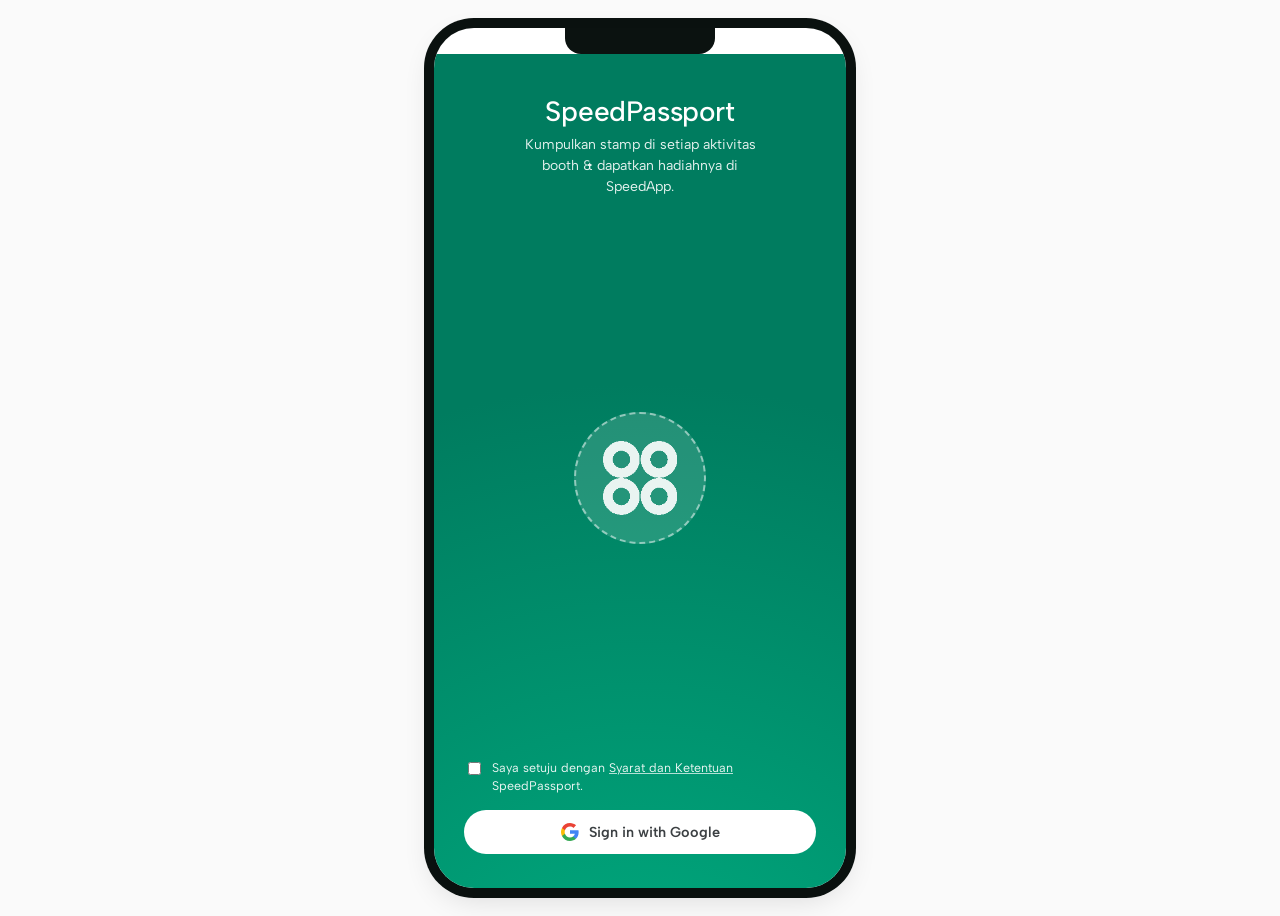
<file: index.html>
<!doctype html>
<html lang="id">
<head>
<meta charset="utf-8">
<meta name="viewport" content="width=device-width, initial-scale=1, viewport-fit=cover">
<title>SpeedPassport — SpeedApp</title>
<link rel="preconnect" href="https://fonts.googleapis.com">
<link rel="preconnect" href="https://fonts.gstatic.com" crossorigin>
<link href="https://fonts.googleapis.com/css2?family=Albert+Sans:wght@400;500;600;700&family=Lexend:wght@300;400;500;600&display=swap" rel="stylesheet">
<link rel="stylesheet" href="css/style.css">
</head>
<body>
<div class="phone" id="phone">
  <div class="phone__notch"></div>

  <!-- ================= LOGIN ================= -->
  <section class="screen is-active" id="screen-login">
    <div class="login">
      <div>
        <h1 class="login__title">SpeedPassport</h1>
        <p class="login__subtitle">Kumpulkan stamp di setiap aktivitas booth &amp; dapatkan hadiahnya di SpeedApp.</p>
      </div>

      <div class="login__badge"><img src="assets/speedwork-mark.png" alt=""></div>

      <div class="login__foot">
        <label class="login__terms">
          <input type="checkbox" id="tnc-check">
          <span>Saya setuju dengan <u id="tnc-link">Syarat dan Ketentuan</u> SpeedPassport.</span>
        </label>
        <button class="btn--google" id="btn-google" disabled>
          <svg width="18" height="18" viewBox="0 0 18 18"><path fill="#4285F4" d="M17.64 9.2c0-.64-.06-1.25-.16-1.84H9v3.48h4.84a4.14 4.14 0 0 1-1.8 2.72v2.26h2.9c1.7-1.56 2.7-3.87 2.7-6.62z"/><path fill="#34A853" d="M9 18c2.43 0 4.47-.8 5.96-2.18l-2.9-2.26c-.8.54-1.84.86-3.06.86-2.35 0-4.34-1.59-5.05-3.72H.98v2.33A9 9 0 0 0 9 18z"/><path fill="#FBBC05" d="M3.95 10.7A5.4 5.4 0 0 1 3.67 9c0-.59.1-1.17.28-1.7V4.97H.98A9 9 0 0 0 0 9c0 1.45.35 2.83.98 4.03l2.97-2.33z"/><path fill="#EA4335" d="M9 3.58c1.32 0 2.51.45 3.44 1.35l2.58-2.58C13.46.89 11.43 0 9 0A9 9 0 0 0 .98 4.97L3.95 7.3C4.66 5.17 6.65 3.58 9 3.58z"/></svg>
          Sign in with Google
        </button>
      </div>
    </div>
  </section>

  <!-- ================= HOME ================= -->
  <section class="screen" id="screen-home">
    <div class="topbar">
      <div class="topbar__brand"><img src="assets/speedwork-logo.png" alt="SpeedApp"></div>
      <button class="topbar__icon-btn" id="btn-cart" title="Keranjang"><span data-icon="cart"></span></button>
      <button class="topbar__icon-btn" id="btn-notif-bell" title="Notifikasi"><span data-icon="bell"></span></button>
    </div>
    <div class="screen__scroll">
      <div class="profile-card" id="profile-card">
        <div class="profile-card__avatar" id="home-avatar">D</div>
        <div>
          <div class="profile-card__name" id="home-name">-</div>
          <div class="profile-card__id" id="home-gtid">-</div>
        </div>
        <div class="profile-card__chevron"><span data-icon="chevron"></span></div>
      </div>

      <div class="banner" id="banner-install">
        <div class="banner__icon"><span data-icon="download"></span></div>
        <div>
          <div class="banner__title">Install Aplikasi</div>
          <div class="banner__desc">Tambahkan SpeedApp ke HP Anda.</div>
        </div>
        <div class="banner__action">
          <button class="btn btn--pill-sm" id="btn-install">Install</button>
          <button class="btn btn--ghost" id="btn-install-skip" style="padding:6px 6px;font-size:11.5px">Skip</button>
        </div>
      </div>

      <div class="banner" id="banner-notif">
        <div class="banner__icon"><span data-icon="bell"></span></div>
        <div>
          <div class="banner__title">Notifikasi</div>
          <div class="banner__desc">Terima update SpeedPassport di HP ini.</div>
        </div>
        <div class="banner__action">
          <button class="btn btn--pill-sm" id="btn-notif">Aktifkan</button>
        </div>
      </div>

      <!-- Section/Progress stamp — homepage entry point into SpeedPassport -->
      <div class="progress-strip" id="open-passport">
        <div class="progress-strip__body">
          <div class="progress-strip__rays"></div>
          <div class="progress-strip__row">
            <span class="progress-strip__label">Progress stamp</span>
            <span class="progress-strip__count" id="home-progress-num">1 dari 9</span>
          </div>
          <div class="progress-strip__bar">
            <div class="progress-strip__fill" id="home-progress-fill" style="width:0%"></div>
          </div>
        </div>
        <div class="progress-strip__cta">
          <span>Misi saya</span>
          <span data-icon="chevron" style="transform:rotate(90deg)"></span>
        </div>
      </div>

      <div class="section-title">Riwayat Event</div>
      <div id="event-history-list" class="stamplist" style="margin-top:0"></div>
    </div>
    <div class="bottomnav" data-nav></div>
  </section>

  <!-- ================= PASSPORT ================= -->
  <section class="screen" id="screen-passport">
    <div class="topbar">
      <button class="topbar__back" data-go="screen-home"><span data-icon="back"></span></button>
      <div style="flex:1"></div>
      <button class="event-pill" id="btn-switch-event"><span id="passport-topbar-title">IMOS 2026</span><span data-icon="chevron" style="transform:rotate(90deg)"></span></button>
    </div>
    <div class="screen__scroll">
      <div class="event-status" id="event-status-banner" style="display:none">
        <span data-icon="check"></span> <span id="event-status-text">Event ini sudah selesai</span>
      </div>

      <div class="passport-hero">
        <div class="passport-hero__top">
          <div class="passport-hero__title">SPEED<b>PASSPORT</b></div>
          <div class="passport-hero__desc">Kumpulkan semua stamp dan dapatkan hadiah menarik</div>
        </div>
        <div class="passport-hero__progress-row">
          <span>Progress stamp</span>
          <span id="passport-progress-num">1 dari 9</span>
        </div>
        <div class="progress-strip__bar">
          <div class="progress-strip__fill" id="passport-progress-fill" style="width:0%"></div>
        </div>
        <button class="passport-hero__missions" id="btn-toggle-missions">Misi saya<span data-icon="chevron" id="missions-chevron" style="transform:rotate(90deg)"></span></button>
      </div>

      <div class="passport-wrap" id="passport-wrap">
        <div class="passport-book" id="passport-book">
          <div class="passport-book__page passport-book__page--cover is-current" id="book-page-cover">
            <img class="passport-cover__mark" src="assets/speedwork-mark.png" alt="">
            <div class="passport-cover__clasp"></div>
            <div class="passport-cover__foot">
              <div class="passport-cover__wordmark">SPEED<b>PASSPORT</b></div>
              <div class="passport-cover__name" id="passport-cover-name">-</div>
            </div>
          </div>
          <div class="passport-book__page passport-book__page--stamps" id="book-page-stamps">
            <div class="passport-board" id="passport-board">
              <div class="passport-board__head">
                <div class="passport-board__event" id="passport-book-event">IMOS 2026</div>
                <div class="passport-board__sub" id="passport-book-sub">Tap stamp untuk info lebih lanjut</div>
              </div>
              <div class="stamp-grid" id="stamp-grid"></div>
            </div>
          </div>
        </div>
        <div class="passport-ribbon" id="passport-ribbon" style="display:none">Event Selesai</div>
      </div>

      <div class="passport-book-nav" id="passport-book-nav">
        <button class="passport-book-nav__btn" id="btn-book-prev" disabled><span data-icon="chevron" style="transform:rotate(180deg)"></span> Sebelumnya</button>
        <button class="passport-book-nav__btn" id="btn-book-next">Selanjutnya <span data-icon="chevron"></span></button>
      </div>

      <div class="scan-cta" id="open-scanner">
        <div class="scan-cta__icon"><span data-icon="scan"></span></div>
        <div>
          <div class="scan-cta__title">Scan QR di Booth</div>
          <div class="scan-cta__desc" id="scan-cta-desc">Tunjukkan ke PIC, lalu scan QR yang mereka tampilkan</div>
        </div>
      </div>

      <div class="mission-list" id="mission-list" style="display:none"></div>
    </div>
    <div class="bottomnav" data-nav></div>
  </section>

  <!-- ================= AREA ================= -->
  <section class="screen" id="screen-area">
    <div class="topbar">
      <button class="topbar__back" data-go="screen-home"><span data-icon="back"></span></button>
      <div class="topbar__title">Area &amp; Lokasi</div>
    </div>
    <div class="screen__scroll">
      <div class="map-placeholder">Peta lokasi booth &amp; bengkel mitra Speedwork<br>(ilustrasi — data contoh)</div>
      <div id="branch-list"></div>
    </div>
    <div class="bottomnav" data-nav></div>
  </section>

  <!-- ================= GALLERY ================= -->
  <section class="screen" id="screen-gallery">
    <div class="topbar">
      <button class="topbar__back" data-go="screen-home"><span data-icon="back"></span></button>
      <div class="topbar__title">Gallery</div>
    </div>
    <div class="screen__scroll">
      <div class="gallery-grid" id="gallery-grid"></div>
    </div>
    <div class="bottomnav" data-nav></div>
  </section>

  <!-- ================= PROFILE / SW.ID ================= -->
  <section class="screen" id="screen-profile">
    <div class="topbar">
      <button class="topbar__back" data-go="screen-home"><span data-icon="back"></span></button>
      <div class="topbar__title">SW.ID</div>
    </div>
    <div class="screen__scroll">
      <div class="id-card">
        <div class="id-card__avatar" id="profile-avatar">D</div>
        <div class="id-card__name" id="profile-name">-</div>
        <div class="id-card__id" id="profile-gtid">-</div>
        <canvas id="profile-qr" width="180" height="180"></canvas>
      </div>
      <div class="stat-row">
        <div class="stat-box"><div class="stat-box__num" id="profile-stamps">0/9</div><div class="stat-box__label">Stamp Terkumpul</div></div>
        <div class="stat-box"><div class="stat-box__num" id="profile-since">-</div><div class="stat-box__label">Member Sejak</div></div>
      </div>
      <button class="btn btn--outline btn--block" id="btn-logout" style="margin-top:18px">Keluar Akun</button>
    </div>
    <div class="bottomnav" data-nav></div>
  </section>

  <!-- ============ OVERLAY: mission detail ============ -->
  <div class="overlay" id="overlay-stamp">
    <div class="sheet">
      <button class="sheet__close" data-close-overlay><span data-icon="close"></span></button>
      <div class="mission-detail__badge" id="stampdetail-icon"></div>
      <div class="sheet__title" id="stampdetail-title">Stamp</div>
      <div class="sheet__desc" id="stampdetail-desc">-</div>
      <div class="reward-tag" id="stampdetail-reward"></div>

      <div id="stampdetail-todo">
        <button class="btn btn--primary" id="btn-show-qr"><span data-icon="scan"></span> Scan QR di Booth</button>
      </div>

      <div id="stampdetail-done" style="display:none;text-align:center;padding:6px 0">
        <div style="color:var(--btn-green-label);font-weight:700;font-size:14px"><span data-icon="check"></span> Stamp sudah diklaim</div>
      </div>

      <div id="stampdetail-closed" style="display:none;text-align:center;padding:6px 0">
        <div style="color:var(--color-text-subtitle);font-weight:600;font-size:13px">Event ini sudah selesai — stempel tidak bisa diklaim lagi.</div>
      </div>
    </div>
  </div>

  <!-- ============ OVERLAY: in-app QR scanner (customer scans the booth's QR) ============ -->
  <div class="overlay" id="overlay-scanner">
    <div class="sheet">
      <button class="sheet__close" data-close-overlay><span data-icon="close"></span></button>
      <div class="sheet__title">Scan QR Booth</div>
      <div class="sheet__desc">Arahkan kamera ke QR yang ditunjukkan PIC di booth. Pastikan kamu berada di lokasi booth.</div>

      <div class="geo-status is-checking" id="geo-status">
        <span class="dot-pulse"></span><span id="geo-status-text">Memeriksa lokasi kamu…</span>
      </div>

      <div class="scanner-view" id="scanner-view">
        <video id="scanner-video" autoplay playsinline muted></video>
        <div class="scanner-view__frame"></div>
        <div class="scanner-view__scanline"></div>
        <div class="scanner-view__idle" id="scanner-idle">
          <span data-icon="camera"></span>
          <div>Kamera belum aktif</div>
        </div>
      </div>
      <button class="btn btn--primary" id="btn-start-scanner"><span data-icon="scan"></span> Mulai Scan</button>
    </div>
  </div>

  <!-- ============ OVERLAY: stamp claimed success (ModalSpeedPassport) ============ -->
  <div class="overlay" id="overlay-success">
    <div class="sheet award-sheet">
      <div class="award-sheet__wash">
        <div class="award-sheet__rings">
          <div class="ring" style="width:377px;height:377px;left:-9px;top:30px;opacity:.05"></div>
          <div class="ring" style="width:289px;height:289px;left:35px;top:74px;opacity:.08"></div>
          <div class="ring" style="width:201px;height:201px;left:79px;top:118px;opacity:.12"></div>
        </div>
        <div class="award-sheet__content">
          <div class="award-sheet__seal" id="success-seal"></div>
          <div class="award-sheet__title">Stamp Berhasil Didapat!</div>
          <div class="award-sheet__body">Satu stamp baru sudah masuk ke koleksi kamu. Yuk lanjut kumpulkan stamp berikutnya</div>
          <div class="next-stamp-card" id="next-stamp-card">
            <div class="next-stamp-card__badge" id="next-stamp-badge"></div>
            <div class="next-stamp-card__text">
              <div class="next-stamp-card__label">Stamp berikutnya</div>
              <div class="next-stamp-card__value" id="next-stamp-name">-</div>
            </div>
            <div class="next-stamp-card__arrow"><span data-icon="chevron"></span></div>
          </div>
          <button class="btn btn--primary" data-close-overlay>Lanjutkan</button>
        </div>
      </div>
    </div>
  </div>

  <!-- ============ OVERLAY: event switcher ============ -->
  <div class="overlay" id="overlay-events">
    <div class="sheet">
      <button class="sheet__close" data-close-overlay><span data-icon="close"></span></button>
      <div class="sheet__title">Pilih Event</div>
      <div class="sheet__desc">SpeedPassport dipakai untuk semua event offline. Pilih event untuk lihat progres stempelnya.</div>
      <div id="event-switch-list" class="stamplist" style="margin-top:0"></div>
    </div>
  </div>

  <!-- ============ OVERLAY: T&C ============ -->
  <div class="overlay" id="overlay-tnc">
    <div class="sheet">
      <button class="sheet__close" data-close-overlay><span data-icon="close"></span></button>
      <div class="sheet__title">Syarat &amp; Ketentuan</div>
      <div class="sheet__desc">
        Ini adalah demo aplikasi gamifikasi SpeedPassport untuk SpeedApp.
        Dengan melanjutkan, kamu setuju data nama, lokasi, &amp; progres stamp disimpan secara lokal
        di perangkat/browser ini untuk keperluan simulasi program passport.
      </div>
      <button class="btn btn--primary" data-close-overlay>Mengerti</button>
    </div>
  </div>

  <div class="toast" id="toast"></div>
</div>

<script src="js/app.js"></script>
<script src="js/customer.js"></script>
</body>
</html>
</file>
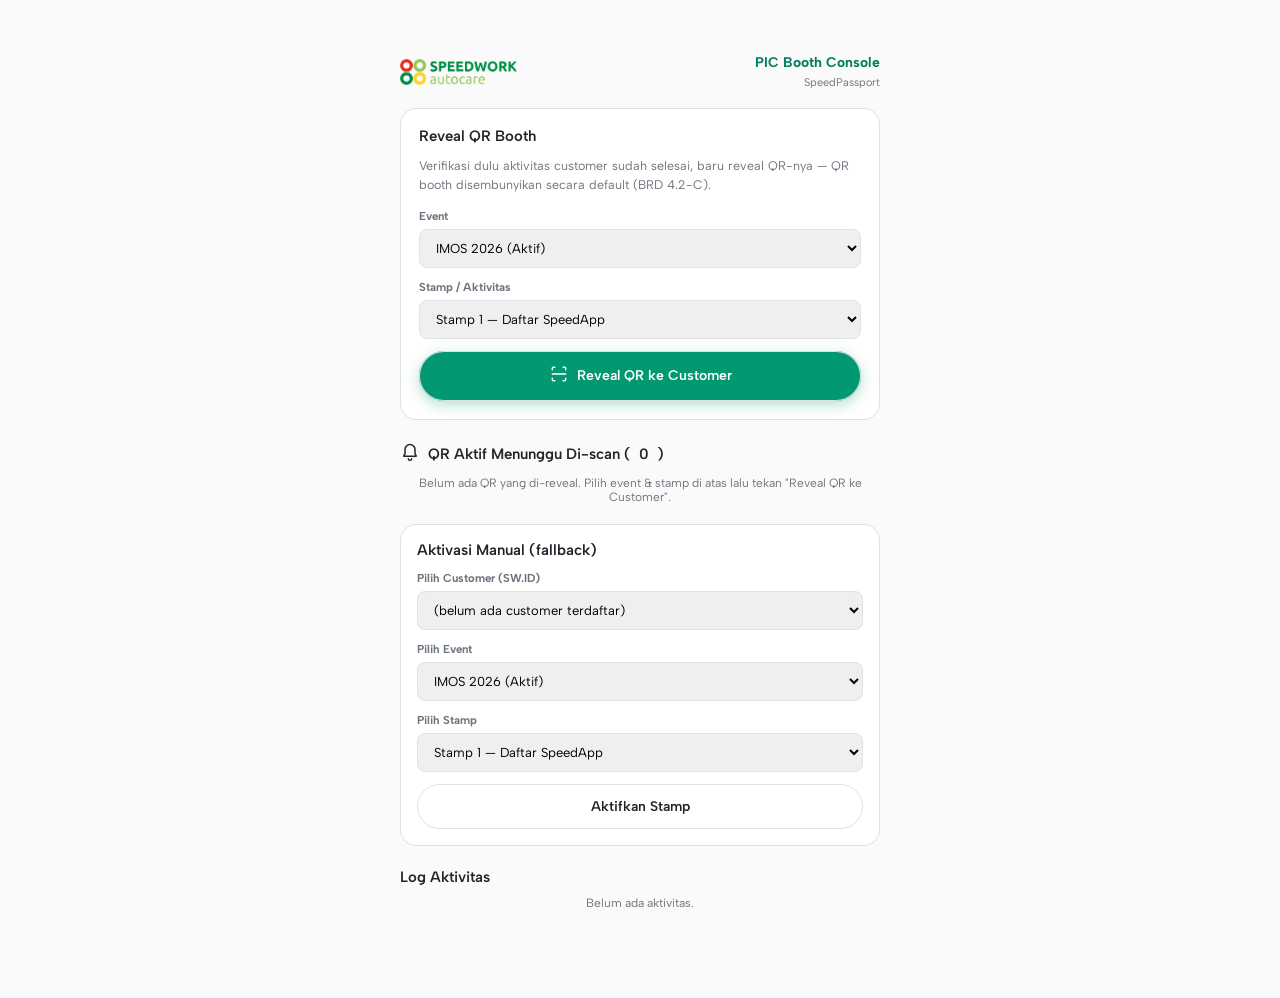
<file: staff.html>
<!doctype html>
<html lang="id">
<head>
<meta charset="utf-8">
<meta name="viewport" content="width=device-width, initial-scale=1, viewport-fit=cover">
<title>PIC Booth Console — SpeedPassport</title>
<link rel="preconnect" href="https://fonts.googleapis.com">
<link rel="preconnect" href="https://fonts.gstatic.com" crossorigin>
<link href="https://fonts.googleapis.com/css2?family=Albert+Sans:wght@400;500;600;700&family=Lexend:wght@300;400;500;600&display=swap" rel="stylesheet">
<link rel="stylesheet" href="css/style.css">
<style>
  body{ align-items:flex-start; }
  .staff-page{ width:100%; padding:26px 16px 60px; }
</style>
</head>
<body>
<div class="staff-page">
  <div class="staff-wrap">
    <div class="staff-header">
      <img src="assets/speedwork-logo.png" alt="SpeedApp">
      <div class="staff-header__title"><strong>PIC Booth Console</strong><span>SpeedPassport</span></div>
    </div>

    <div class="reveal-box">
      <div class="section-title" style="margin:0 0 12px">Reveal QR Booth</div>
      <div class="sheet__desc" style="margin-bottom:14px">
        Verifikasi dulu aktivitas customer sudah selesai, baru reveal QR-nya —
        QR booth disembunyikan secara default (BRD 4.2-C).
      </div>

      <div id="reveal-form">
        <label for="reveal-event">Event</label>
        <select id="reveal-event"></select>
        <label for="reveal-stamp">Stamp / Aktivitas</label>
        <select id="reveal-stamp"></select>
        <button class="btn btn--primary" id="btn-reveal"><span data-icon="scan"></span> Reveal QR ke Customer</button>
      </div>

      <div class="reveal-qr" id="reveal-qr-box" style="display:none">
        <canvas id="reveal-qr-canvas"></canvas>
        <div class="reveal-qr__timer" id="reveal-timer">01:30</div>
        <div class="reveal-qr__hint">Tunjukkan layar ini ke customer untuk di-scan</div>
        <button class="btn btn--outline" id="btn-hide-reveal" style="margin-top:14px">Sembunyikan QR</button>
      </div>
    </div>

    <div class="pending-list">
      <div class="section-title" style="margin-top:22px"><span data-icon="bell"></span> QR Aktif Menunggu Di-scan (<span id="pending-count">0</span>)</div>
      <div id="pending-items"></div>
      <div class="empty-hint" id="pending-empty">Belum ada QR yang di-reveal. Pilih event &amp; stamp di atas lalu tekan "Reveal QR ke Customer".</div>
    </div>

    <div class="manual-box">
      <div class="section-title" style="margin:0 0 12px">Aktivasi Manual (fallback)</div>
      <label for="manual-gtid">Pilih Customer (SW.ID)</label>
      <select id="manual-gtid"></select>
      <label for="manual-event">Pilih Event</label>
      <select id="manual-event"></select>
      <label for="manual-stamp">Pilih Stamp</label>
      <select id="manual-stamp"></select>
      <button class="btn btn--outline btn--block" id="btn-manual-activate">Aktifkan Stamp</button>
      <div class="handoff-note" id="manual-handoff-note" style="display:none">
        🎁 Reward stamp ini fisik — pastikan barang sudah diserahkan ke customer.
      </div>
    </div>

    <div class="log-list">
      <div class="section-title" style="margin-top:22px">Log Aktivitas</div>
      <div id="log-items"></div>
      <div class="empty-hint" id="log-empty">Belum ada aktivitas.</div>
    </div>
  </div>
</div>

<div class="toast" id="toast" style="position:fixed;bottom:26px;left:50%;transform:translateX(-50%)"></div>

<script src="js/app.js"></script>
<script src="js/staff.js"></script>
</body>
</html>
</file>
<file: css/style.css>
/* SpeedPassport — SpeedApp gamification
   Tokens transcribed from the Figma handoff (design_handoff_speedpassport):
   components/fig-tokens.css + the README's "Design tokens" section.
   Where this file and the old Speedwork-Autocare-logo-derived palette
   disagreed, the Figma file wins — see README.md "Design source". */

:root {
  /* Figma Variables (components/fig-tokens.css) */
  --color-text-title: #21252A;
  --color-text-paragraf: #343A40;
  --color-text-subtitle: #6D757E;
  --color-text-empty-state: #868E96;
  --color-general-white: #FFFFFF;
  --color-general-line: #DEE2E6;
  --color-general-line-2: #F1F3F5;
  --color-green-dark: #028C76;
  --component-container: #F7FAF8;

  /* Brand green (the SpeedPassport identity colour, README "Colours in use") */
  --brand-light: #00AE81;   /* modal radial, light end */
  --brand-dark: #007C5F;    /* modal radial, dark end */
  --btn-green: #019872;     /* primary button fill */
  --btn-green-label: #009B73;
  --fill-green: #008764;
  --fill-green-deep: #006148;
  --tint-green-1: #E7FFF3;
  --tint-green-2: #D0F4E2;
  --tint-green-3: #A2DEBF;

  /* progress-strip heat gradient (start -> half -> full), read off
     SectionProgressStamp.jsx directly */
  --progress-start: #DD7402;
  --progress-mid: #EAB308;
  --progress-full: #008764;

  /* accents */
  --accent-crimson: #C62845;
  --accent-red: #E62533;
  --accent-amber: #F5B94C;
  --accent-yellow: #FFC42E;
  --accent-navy: #285583;
  --accent-blue: #0068C8;

  --white: #FFFFFF;
  --bg: #FAFAFA;
  --card: #FFFFFF;
  --line: var(--color-general-line);

  --sp-2: 2px; --sp-4: 4px; --sp-6: 6px; --sp-8: 8px; --sp-12: 12px;
  --sp-16: 16px; --sp-20: 20px; --sp-24: 24px; --sp-32: 32px; --sp-40: 40px;

  --r-4: 4px; --r-8: 8px; --r-12: 12px; --r-16: 16px; --r-24: 24px; --r-40: 40px;

  --shadow-card: 0 4px 14px rgba(0,0,0,0.10);
  --shadow-float: 0 8px 20px rgba(28,39,49,0.24);
  --shadow-modal-card: 0 8px 24px rgba(0,0,0,0.08);

  font-size: 16px;
}

* { box-sizing: border-box; }

svg.ic { width: 20px; height: 20px; flex-shrink: 0; display: inline-block; }

html, body {
  margin: 0;
  padding: 0;
  background: var(--bg);
  color: var(--color-text-title);
  font-family: "Albert Sans", -apple-system, BlinkMacSystemFont, "Segoe UI", Roboto, "Helvetica Neue", Arial, sans-serif;
  -webkit-font-smoothing: antialiased;
}

body {
  min-height: 100vh;
  background: var(--bg);
  display: flex;
  align-items: flex-start;
  justify-content: center;
  padding: 28px 12px;
}

a { color: inherit; }
button { font-family: inherit; }

/* ---------- Phone shell ---------- */

.phone {
  position: relative;
  width: 100%;
  max-width: 412px;
  min-height: 860px;
  background: var(--card);
  border-radius: 40px;
  box-shadow: 0 10px 30px rgba(0,0,0,0.14), 0 0 0 10px #0b1210;
  overflow: hidden;
  display: flex;
  flex-direction: column;
}

.phone__notch {
  position: absolute;
  top: 0; left: 50%;
  transform: translateX(-50%);
  width: 150px; height: 26px;
  background: #0b1210;
  border-radius: 0 0 16px 16px;
  z-index: 40;
}

.screen {
  flex: 1;
  display: none;
  flex-direction: column;
  min-height: 100%;
  padding-top: 26px;
}
.screen.is-active { display: flex; }

.screen__scroll {
  flex: 1;
  overflow-y: auto;
  padding: 16px 16px 100px;
}
.screen__scroll::-webkit-scrollbar { width: 0; }

/* ---------- Top bar ---------- */

.topbar {
  display: flex;
  align-items: center;
  gap: 10px;
  padding: 14px 16px 10px;
  background: var(--card);
}
.topbar__brand { display: flex; align-items: center; gap: 8px; flex: 1; }
.topbar__brand img { height: 22px; }
.topbar__back {
  width: 34px; height: 34px; border-radius: 50%;
  border: none; background: var(--tint-green-1); color: var(--brand-dark);
  display: flex; align-items: center; justify-content: center; cursor: pointer;
}
.topbar__icon-btn {
  width: 36px; height: 36px; border-radius: 50%;
  border: 1px solid var(--color-general-line);
  background: #fff; color: var(--color-text-paragraf);
  display: flex; align-items: center; justify-content: center; cursor: pointer;
  flex-shrink: 0;
}
.topbar__title {
  font-weight: 500; font-size: 16px; color: var(--color-text-title);
  flex: 1; min-width: 0; overflow: hidden; text-overflow: ellipsis; white-space: nowrap;
}

.topbar__search {
  flex: 1;
  display: flex; align-items: center; gap: 8px;
  background: var(--component-container);
  border-radius: 999px;
  padding: 9px 14px;
  color: var(--color-text-subtitle);
  font-size: 13px;
}
.topbar__search svg { flex-shrink: 0; }

/* ---------- Buttons ---------- */

.btn {
  border: none; border-radius: 999px; padding: 13px 18px;
  font-weight: 600; font-size: 14px; cursor: pointer;
  display: inline-flex; align-items: center; justify-content: center; gap: 8px;
  transition: transform .12s ease, box-shadow .12s ease;
}
.btn:active { transform: scale(.97); }
.btn--primary {
  background: var(--btn-green); color: #fff;
  box-shadow: inset 0 0 0 1px var(--color-general-line), 0 4px 14px rgba(1,152,114,.3);
  width: 100%;
}
.btn--outline { background: #fff; border: 1.5px solid var(--line); color: var(--color-text-title); }
.btn--pill-sm { padding: 7px 14px; font-size: 12.5px; background: var(--btn-green); color: #fff; }
.btn--ghost { background: transparent; color: var(--btn-green-label); font-weight: 700; }
.btn--block { width: 100%; }
.btn[disabled] { opacity: .55; cursor: default; }

/* ---------- Login screen ---------- */

.login {
  flex: 1;
  display: flex; flex-direction: column; align-items: center; justify-content: space-between;
  padding: 40px 30px 34px;
  background: radial-gradient(688px 688px at 50% 122%, var(--brand-light) 0%, var(--brand-dark) 100%);
  color: #fff; text-align: center;
}
.login__title { font-size: 28px; font-weight: 500; letter-spacing: -.2px; margin: 0 0 6px; }
.login__subtitle { font-size: 14px; opacity: .9; max-width: 260px; line-height: 1.5; margin: 0; }
.login__badge {
  width: 132px; height: 132px; border-radius: 50%;
  background: rgba(255,255,255,.14);
  display: flex; align-items: center; justify-content: center;
  margin: 26px 0; border: 2px dashed rgba(255,255,255,.5);
}
.login__badge img { width: 74px; height: 74px; object-fit: contain; filter: brightness(0) invert(1); opacity: .9; }
.login__foot { width: 100%; }
.login__terms {
  display: flex; align-items: flex-start; gap: 8px; font-size: 12.5px; color: rgba(255,255,255,.92);
  text-align: left; margin-bottom: 16px; line-height: 1.4;
}
.login__terms input { margin-top: 3px; }
.login__terms u { text-decoration-color: rgba(255,255,255,.7); cursor: pointer; }

.btn--google {
  width: 100%; background: #fff; color: #3c4043; border-radius: 999px; padding: 13px 18px;
  font-weight: 600; font-size: 14.5px; display: flex; align-items: center; justify-content: center; gap: 10px;
  border: none; cursor: pointer;
}
.btn--google img { width: 18px; height: 18px; }

/* ---------- Home ---------- */

.profile-card {
  display: flex; align-items: center; gap: 12px;
  border-radius: var(--r-16); padding: 14px 16px;
  background: linear-gradient(120deg, var(--brand-dark), var(--fill-green));
  color: #fff; box-shadow: var(--shadow-card);
}
.profile-card__avatar {
  width: 46px; height: 46px; border-radius: 50%; background: rgba(255,255,255,.22);
  display: flex; align-items: center; justify-content: center; font-weight: 700; font-size: 17px; flex-shrink: 0;
}
.profile-card__name { font-weight: 600; font-size: 15px; }
.profile-card__id { font-size: 11.5px; opacity: .85; letter-spacing: .02em; }
.profile-card__chevron { margin-left: auto; opacity: .8; }

.banner {
  display: flex; align-items: center; gap: 12px; padding: 12px 14px;
  border-radius: var(--r-12); border: 1px solid var(--line); background: #fff; margin-top: 10px;
}
.banner__icon {
  width: 34px; height: 34px; border-radius: 10px; background: var(--tint-green-1); color: var(--brand-dark);
  display: flex; align-items: center; justify-content: center; flex-shrink: 0;
}
.banner__title { font-weight: 600; font-size: 13px; }
.banner__desc { font-size: 11.5px; color: var(--color-text-subtitle); margin-top: 1px; }
.banner__action { margin-left: auto; flex-shrink: 0; }
.banner.is-dismissed { display: none; }

/* ---------- Section/Progress stamp (homepage entry) ---------- */

.progress-strip {
  width: 100%;
  border-radius: var(--r-16);
  background: #fff;
  box-shadow: inset 0 0 0 1px var(--color-general-line-2), 0 8px 24px rgba(0,0,0,.08);
  display: flex; flex-direction: column; gap: 12px;
  position: relative;
  overflow: hidden;
  margin-top: 16px;
  cursor: pointer;
}
.progress-strip__body {
  position: relative;
  display: flex; flex-direction: column; gap: 12px;
  padding: 12px 12px 32px;
  overflow: hidden;
  border-radius: 15px;
}
.progress-strip__rays {
  position: absolute; right: -20px; top: -16px; width: 190px; height: 100px;
  opacity: .1;
  background: repeating-linear-gradient(70deg, var(--btn-green) 0 10px, transparent 10px 22px);
  pointer-events: none;
}
.progress-strip__row {
  position: relative; display: flex; justify-content: space-between; align-items: center;
}
.progress-strip__label { font-weight: 500; font-size: 16px; color: var(--color-text-title); }
.progress-strip__count { font-weight: 400; font-size: 16px; color: var(--color-text-subtitle); }
.progress-strip__bar { position: relative; height: 16px; border-radius: 8px; background: rgb(241,241,241); }
.progress-strip__fill {
  position: absolute; left: 0; top: 0; height: 16px; border-radius: 8px;
  box-shadow: 0 2px 4px -2px rgba(0,0,0,.1), 0 4px 6px -1px rgba(0,0,0,.1);
  transition: width .5s ease;
}
.progress-strip__fill::after {
  content: ""; position: absolute; left: 4px; top: 2px; right: 4px; height: 6px;
  opacity: .2; border-radius: 40px; background: #fff;
}
.progress-strip__cta {
  position: absolute; left: 50%; bottom: 14px; transform: translateX(-50%);
  border-radius: var(--r-40);
  background: linear-gradient(180deg, #2BBE98 0%, #007456 100%);
  box-shadow: 0 6px 16px rgba(28,39,49,.16);
  display: flex; align-items: center; gap: 8px;
  padding: 8px 16px;
  color: #fff; font-weight: 500; font-size: 14px;
}

.section-title {
  font-weight: 600; font-size: 15px; margin: 22px 0 10px; color: var(--color-text-title);
  display: flex; align-items: center; gap: 8px;
}

/* ---------- Passport screen header (SPEED PASSPORT hero + cover card) ---------- */

.event-pill {
  display: inline-flex; align-items: center; gap: 6px;
  border: none; border-radius: 999px; padding: 8px 14px;
  background: var(--tint-green-1); color: var(--brand-dark);
  font-weight: 600; font-size: 13px; cursor: pointer;
}

.passport-hero { padding: 4px 2px 0; }
.passport-hero__top {
  display: flex; align-items: flex-start; justify-content: space-between; gap: 14px;
}
.passport-hero__title {
  font-family: "Lexend", "Albert Sans", sans-serif;
  font-weight: 300; font-size: 19px; color: var(--color-text-title); line-height: 1.15;
}
.passport-hero__title b { display: block; font-weight: 700; font-size: 22px; }
.passport-hero__desc {
  font-size: 12px; color: var(--color-text-subtitle); line-height: 1.4; max-width: 42%; text-align: right;
}
.passport-hero__progress-row {
  display: flex; justify-content: space-between; align-items: center;
  font-size: 13px; color: var(--color-text-subtitle); margin-top: 16px; margin-bottom: 8px;
}
.passport-hero__progress-row span:first-child { color: var(--color-text-title); font-weight: 500; }
.passport-hero__missions {
  display: flex; align-items: center; justify-content: center; gap: 6px;
  margin: 14px auto 0; border: none; border-radius: 999px; padding: 9px 20px;
  background: linear-gradient(180deg, #2BBE98 0%, #007456 100%);
  color: #fff; font-weight: 500; font-size: 13.5px; cursor: pointer;
}
.passport-hero__missions[aria-expanded="true"] #missions-chevron { transform: rotate(-90deg) !important; }

/* ---------- Passport book: cover page <-> stamp page, same card frame ---------- */

.passport-book { position: relative; display: grid; }
.passport-book__page {
  grid-area: 1 / 1;
  border-radius: var(--r-24);
  overflow: hidden;
  position: relative;
  transform-origin: left center;
  transition: transform .55s cubic-bezier(.5,0,.25,1), opacity .5s ease;
  transform: scaleX(.12) rotate(-9deg) translateX(-58%);
  opacity: 0;
  pointer-events: none;
  z-index: 1;
}
.passport-book__page.is-current { transform: none; opacity: 1; pointer-events: auto; z-index: 2; }
.passport-book__page::before {
  content: ""; position: absolute; inset: 0; z-index: 3; pointer-events: none;
  background: linear-gradient(90deg, rgba(0,0,0,.4), transparent 45%);
  opacity: 0; transition: opacity .5s ease;
}
.passport-book__page:not(.is-current)::before { opacity: 1; }
@media (prefers-reduced-motion: reduce) {
  .passport-book__page { transition: none; }
}

.passport-book__page--cover {
  padding: 20px 18px 34px;
  min-height: 190px;
  background: radial-gradient(120% 140% at 100% 0%, var(--brand-light) 0%, var(--brand-dark) 70%);
  box-shadow: var(--shadow-card);
  cursor: pointer;
}
.passport-book__page--cover::after {
  content: ""; position: absolute; right: -30px; top: -20px; width: 200px; height: 200px;
  background:
    repeating-conic-gradient(from 0deg, rgba(255,255,255,.07) 0deg 8deg, transparent 8deg 24deg);
  border-radius: 50%;
  pointer-events: none;
}
.passport-cover__mark { position: relative; width: 46px; height: 46px; display: block; }
.passport-cover__clasp {
  position: absolute; right: -1px; top: 50%; transform: translate(50%, -50%);
  width: 15px; height: 15px; border-radius: 50%;
  background: #fff; box-shadow: 0 0 0 3px rgba(255,255,255,.3), 0 2px 6px rgba(0,0,0,.3);
}
.passport-cover__clasp::after {
  content: ""; position: absolute; inset: 3.5px; border-radius: 50%; background: #E4572E;
}
.passport-cover__foot { position: relative; margin-top: 34px; }
.passport-cover__wordmark {
  font-family: "Lexend", "Albert Sans", sans-serif; font-weight: 300; font-size: 20px;
  color: #fff; letter-spacing: .02em;
}
.passport-cover__wordmark b { font-weight: 700; }
.passport-cover__name {
  font-size: 12px; color: rgba(255,255,255,.85); margin-top: 2px; letter-spacing: .08em; text-transform: uppercase;
}

.passport-book-nav { display: flex; justify-content: space-between; margin-top: 14px; }
.passport-book-nav__btn {
  display: flex; align-items: center; gap: 6px;
  border: none; border-radius: 999px; padding: 9px 16px;
  background: var(--tint-green-1); color: var(--brand-dark);
  font-weight: 600; font-size: 12.5px; cursor: pointer;
}
.passport-book-nav__btn:disabled { opacity: .4; cursor: default; }

/* ---------- SpeedPassport board (the passport page) ---------- */

.passport-wrap { position: relative; margin-top: 28px; }
.passport-board {
  border-radius: var(--r-24);
  background: linear-gradient(180deg, #fff, var(--component-container));
  border: 1px solid var(--color-general-line-2);
  box-shadow: var(--shadow-card);
  padding: 18px 14px 22px;
  position: relative;
  overflow: hidden;
  transition: filter .3s ease;
}
.passport-board::before {
  /* spine */
  content: ""; position: absolute; left: 26px; top: 8px; bottom: 8px; width: 3px;
  background: linear-gradient(180deg, transparent, var(--color-general-line) 12%, var(--color-general-line) 88%, transparent);
}
.passport-board::after {
  /* sunburst watermark, top-right */
  content: "";
  position: absolute; right: -40px; top: -30px; width: 220px; height: 220px;
  background: repeating-conic-gradient(from -20deg at 100% 0%, rgba(1,152,114,.05) 0deg 6deg, transparent 6deg 12deg);
  pointer-events: none;
}
.passport-board.is-closed { filter: grayscale(0.7) brightness(.94) sepia(.12); }

.passport-board__head { text-align: center; margin-bottom: 14px; position: relative; }
.passport-board__event {
  font-family: "Lexend", "Albert Sans", sans-serif;
  font-weight: 600; font-size: 20px; color: var(--color-text-title);
}
.passport-board__sub {
  font-family: "Lexend", "Albert Sans", sans-serif;
  font-weight: 300; font-size: 11px; color: var(--color-text-subtitle); margin-top: 2px;
}

.stamp-grid {
  position: relative;
  display: grid;
  grid-template-columns: repeat(3, 1fr);
  gap: 14px 10px;
  padding: 4px 2px 6px;
}
.stamp-cell {
  display: flex; flex-direction: column; align-items: center; gap: 6px;
  text-align: center; cursor: pointer;
  animation: stampPop .45s cubic-bezier(.34,1.56,.64,1) both;
  animation-delay: calc(var(--i, 0) * 60ms);
}
@keyframes stampPop {
  0% { transform: scale(.4) rotate(0); opacity: 0; }
  100% { transform: scale(1) rotate(var(--rot, 0deg)); opacity: 1; }
}
.stamp-cell__badge {
  width: 76px; height: 76px; border-radius: 50%;
  position: relative;
  transform: rotate(var(--rot, 0deg));
  transition: transform .15s ease;
}
.stamp-cell__badge img {
  width: 100%; height: 100%; object-fit: contain;
  filter: drop-shadow(0 3px 6px rgba(0,0,0,.16));
}
.stamp-cell:not(.is-done) .stamp-cell__badge img { opacity: .55; filter: grayscale(.35) drop-shadow(0 2px 4px rgba(0,0,0,.1)); }
.stamp-cell:hover .stamp-cell__badge { transform: rotate(var(--rot, 0deg)) scale(1.08); }
.stamp-cell__check {
  position: absolute; top: -2px; right: -2px;
  width: 20px; height: 20px; border-radius: 50%;
  background: var(--btn-green); color: #fff;
  display: flex; align-items: center; justify-content: center;
  box-shadow: 0 2px 6px rgba(0,0,0,.25);
  opacity: 0; transform: scale(.4);
  transition: all .25s cubic-bezier(.34,1.56,.64,1);
}
.stamp-cell.is-done .stamp-cell__check { opacity: 1; transform: scale(1); }
.stamp-cell.is-next .stamp-cell__badge { animation: nextPulse 1.8s infinite; }
@keyframes nextPulse {
  0% { box-shadow: 0 0 0 0 rgba(1,152,114,.5); }
  70% { box-shadow: 0 0 0 10px rgba(1,152,114,0); }
  100% { box-shadow: 0 0 0 0 rgba(1,152,114,0); }
}
.stamp-cell__label { font-size: 10px; font-weight: 500; line-height: 1.25; color: var(--color-text-paragraf); max-width: 84px; }
.stamp-cell.is-done .stamp-cell__label { color: var(--btn-green-label); font-weight: 600; }

.passport-ribbon {
  position: absolute; top: 16px; right: -38px; width: 150px; padding: 6px 0; text-align: center;
  background: linear-gradient(180deg, var(--accent-red), var(--accent-crimson));
  color: #fff; font-weight: 700; font-size: 11px; letter-spacing: .04em; text-transform: uppercase;
  transform: rotate(38deg); box-shadow: 0 3px 10px rgba(0,0,0,.35); z-index: 10; pointer-events: none;
}

.event-status {
  display: flex; align-items: center; gap: 8px;
  background: var(--tint-green-1); color: var(--brand-dark);
  font-weight: 600; font-size: 12.5px; padding: 10px 14px; border-radius: var(--r-12); margin-bottom: 14px;
}

.scan-cta {
  margin-top: 16px;
  width: 100%;
  border-radius: var(--r-16);
  background: linear-gradient(135deg, var(--brand-light), var(--brand-dark));
  color: #fff; padding: 16px; display: flex; align-items: center; gap: 12px;
  box-shadow: 0 10px 22px rgba(0,124,95,.3);
  cursor: pointer;
}
.scan-cta__icon {
  width: 44px; height: 44px; border-radius: 12px; background: rgba(255,255,255,.18);
  display: flex; align-items: center; justify-content: center; flex-shrink: 0;
}
.scan-cta__title { font-weight: 600; font-size: 14px; }
.scan-cta__desc { font-size: 11.5px; opacity: .85; margin-top: 1px; }

/* ---------- Mission list (Section/Misi saya) ---------- */

.mission-list { margin-top: 14px; display: flex; flex-direction: column; gap: 4px; }
.mission-item {
  display: flex; align-items: center; gap: 16px; padding: 12px 4px;
  border-bottom: 1px solid var(--color-general-line-2); cursor: pointer;
}
.mission-item:last-child { border-bottom: none; }
.mission-item__badge { width: 48px; height: 48px; flex-shrink: 0; }
.mission-item__badge img { width: 100%; height: 100%; object-fit: contain; }
.mission-item:not(.is-done) .mission-item__badge img { opacity: .6; filter: grayscale(.3); }
.mission-item__title { font-weight: 500; font-size: 14px; color: #000; }
.mission-item__stamp { font-weight: 400; font-size: 14px; color: var(--color-text-subtitle); margin-top: 1px; }
.mission-item__check {
  margin-left: auto; width: 32px; height: 32px; border-radius: 50%; flex-shrink: 0;
  border: 2px solid var(--color-general-line);
  display: flex; align-items: center; justify-content: center; color: transparent;
}
.mission-item.is-done .mission-item__check { background: var(--btn-green); border-color: var(--btn-green); color: #fff; }

/* ---------- Bottom nav ---------- */

.bottomnav {
  position: absolute; left: 0; right: 0; bottom: 0; background: #fff;
  border-top: 1px solid var(--line); display: flex;
  padding: 8px 6px calc(10px + env(safe-area-inset-bottom)); z-index: 30;
}
.bottomnav button {
  flex: 1; border: none; background: transparent;
  display: flex; flex-direction: column; align-items: center; gap: 4px;
  padding: 6px 0; font-size: 10.5px; font-weight: 600; color: #9fb0a6; cursor: pointer;
}
.bottomnav button svg { width: 21px; height: 21px; }
.bottomnav button.is-active { color: var(--btn-green); }

/* ---------- Modal / sheet ---------- */

.overlay {
  position: absolute; inset: 0; background: rgba(10, 30, 18, .5);
  display: none; align-items: flex-end; z-index: 60;
}
.overlay.is-open { display: flex; }
.sheet {
  width: 100%; background: #fff; border-radius: 24px 24px 0 0;
  padding: 22px 22px calc(26px + env(safe-area-inset-bottom));
  max-height: 86%; overflow-y: auto; animation: sheetUp .22s ease;
}
@keyframes sheetUp { from { transform: translateY(24px); opacity: 0; } to { transform: translateY(0); opacity: 1; } }
.sheet__close {
  width: 30px; height: 30px; border-radius: 50%; border: none;
  background: var(--tint-green-1); color: var(--brand-dark); float: right; cursor: pointer; font-size: 14px;
}
.sheet__title { font-weight: 600; font-size: 16px; margin: 4px 0 4px; }
.sheet__desc { font-size: 12.5px; color: var(--color-text-subtitle); line-height: 1.5; margin-bottom: 16px; }

.mission-detail__badge { width: 72px; height: 72px; margin-bottom: 10px; }
.mission-detail__badge img { width: 100%; height: 100%; object-fit: contain; }
.reward-tag {
  display: inline-flex; align-items: center; gap: 6px;
  font-size: 11.5px; font-weight: 600; padding: 6px 12px; border-radius: 999px;
  background: var(--tint-green-1); color: var(--brand-dark); margin-bottom: 14px;
}
.reward-tag.is-physical { background: #FFF4E0; color: #8a5a00; }

/* ---------- Scanner (customer) ---------- */

.scanner-view {
  background: #10261a; border-radius: var(--r-24); aspect-ratio: 3/4; position: relative;
  overflow: hidden; display: flex; align-items: center; justify-content: center; margin-bottom: 14px;
}
.scanner-view video { width: 100%; height: 100%; object-fit: cover; display: none; }
.scanner-view.is-live video { display: block; }
.scanner-view__frame { position: absolute; inset: 18%; border: 3px solid rgba(255,255,255,.75); border-radius: 20px; }
.scanner-view__idle { color: rgba(255,255,255,.65); font-size: 12.5px; text-align: center; padding: 20px; }
.scanner-view__idle svg { width: 40px; height: 40px; margin-bottom: 8px; opacity: .7; }
.scanner-view__scanline {
  position: absolute; left: 18%; right: 18%; height: 2px;
  background: linear-gradient(90deg, transparent, var(--brand-light), transparent);
  animation: scanline 1.6s linear infinite; display: none;
}
.scanner-view.is-live .scanner-view__scanline { display: block; }
@keyframes scanline { 0% { top: 18%; } 100% { top: 78%; } }

.geo-status {
  display: flex; align-items: center; gap: 10px; padding: 12px 14px; border-radius: var(--r-12);
  font-size: 12.5px; font-weight: 600; margin-bottom: 14px;
}
.geo-status.is-ok { background: var(--tint-green-1); color: var(--brand-dark); }
.geo-status.is-warn { background: #FFF4E0; color: #8a5a00; }
.geo-status.is-checking { background: var(--component-container); color: var(--color-text-subtitle); }
.geo-status .dot-pulse { width: 7px; height: 7px; border-radius: 50%; background: currentColor; animation: pulse 1.1s infinite ease-in-out; flex-shrink: 0; }
@keyframes pulse { 0%, 100% { opacity: .3; } 50% { opacity: 1; } }

/* ---------- Award modal (ModalSpeedPassport) ---------- */

.award-sheet {
  border-radius: 24px 24px 0 0; overflow: hidden; position: relative;
  background: linear-gradient(180deg, #FFFFFF 0%, #999999 100%);
  padding: 0;
}
.award-sheet__wash {
  position: relative;
  background: radial-gradient(688px 688px at 50% 122%, var(--brand-light) 0%, var(--brand-dark) 100%);
  padding: 36px 26px calc(28px + env(safe-area-inset-bottom));
  overflow: hidden;
}
.award-sheet__rings {
  position: absolute; left: -60px; top: 10px; width: 400px; height: 400px; pointer-events: none;
}
.award-sheet__rings .ring { position: absolute; border-radius: 50%; border: 40px solid #fff; }
.award-sheet__content { position: relative; text-align: center; color: #fff; }
.award-sheet__seal { width: 108px; height: 108px; margin: 0 auto 18px; }
.award-sheet__seal img { width: 100%; height: 100%; object-fit: contain; filter: drop-shadow(0 6px 14px rgba(0,0,0,.35)); }
.award-sheet__title {
  font-family: "Albert Sans"; font-weight: 500; font-size: 24px; line-height: 1.5; letter-spacing: -.2px;
}
.award-sheet__body { font-weight: 400; font-size: 16px; line-height: 1.5; margin: 6px 0 22px; opacity: .95; }

.next-stamp-card {
  background: linear-gradient(180deg, #FFFFFF 15%, #E3E3E3 126.25%);
  box-shadow: inset 0 0 0 1px #fff, 0 8px 24px rgba(0,0,0,.08);
  border-radius: var(--r-40);
  display: flex; align-items: center; gap: 8px;
  padding: 6px 8px 6px 16px; text-align: left; margin-bottom: 18px;
}
.next-stamp-card__badge { width: 48px; height: 48px; flex-shrink: 0; }
.next-stamp-card__badge img { width: 100%; height: 100%; object-fit: contain; }
.next-stamp-card__text { flex: 1; min-width: 0; }
.next-stamp-card__label { font-size: 13px; color: var(--color-text-subtitle); }
.next-stamp-card__value { font-size: 14px; font-weight: 500; color: var(--color-text-title); white-space: nowrap; overflow: hidden; text-overflow: ellipsis; }
.next-stamp-card__arrow {
  width: 40px; height: 40px; border-radius: 50%; background: var(--tint-green-1); color: var(--brand-dark);
  display: flex; align-items: center; justify-content: center; flex-shrink: 0;
}

.award-sheet .btn--primary { background: #fff; color: var(--btn-green-label); font-weight: 700; }

/* ---------- Area / Gallery ---------- */

.branch-card {
  display: flex; gap: 12px; align-items: flex-start; background: #fff; border: 1px solid var(--line);
  border-radius: var(--r-12); padding: 13px 14px; margin-bottom: 10px;
}
.branch-card__pin {
  width: 36px; height: 36px; border-radius: 10px; background: var(--tint-green-1); color: var(--brand-dark);
  display: flex; align-items: center; justify-content: center; flex-shrink: 0;
}
.branch-card__name { font-weight: 600; font-size: 13px; }
.branch-card__addr { font-size: 11.5px; color: var(--color-text-subtitle); margin-top: 2px; line-height: 1.4; }
.branch-card__tag {
  font-size: 10px; font-weight: 700; color: var(--brand-dark); background: var(--tint-green-1);
  border-radius: 6px; padding: 2px 7px; display: inline-block; margin-top: 6px;
}
.map-placeholder {
  height: 150px; border-radius: var(--r-16);
  background: radial-gradient(circle at 30% 30%, rgba(1,152,114,.15), transparent 45%), var(--tint-green-1);
  border: 1px dashed var(--tint-green-3);
  display: flex; align-items: center; justify-content: center; color: var(--brand-dark);
  font-weight: 600; font-size: 12px; margin-bottom: 14px; text-align: center; padding: 10px;
}
.gallery-grid { display: grid; grid-template-columns: repeat(2, 1fr); gap: 10px; }
.gallery-tile {
  aspect-ratio: 1/1; border-radius: var(--r-12); background: #fff; border: 1px solid var(--line);
  box-shadow: var(--shadow-card);
  display: flex; flex-direction: column; align-items: center; justify-content: center; gap: 8px;
  color: var(--color-text-title); font-size: 11px; font-weight: 600; text-align: center; padding: 8px;
}
.gallery-tile svg.ic-color { width: 38px; height: 38px; }

/* ---------- Profile / SW.ID ---------- */

.id-card {
  border-radius: var(--r-24); background: linear-gradient(150deg, var(--brand-dark), var(--fill-green));
  color: #fff; padding: 22px; text-align: center; box-shadow: var(--shadow-card);
}
.id-card__avatar {
  width: 60px; height: 60px; border-radius: 50%; margin: 0 auto 10px; background: rgba(255,255,255,.2);
  display: flex; align-items: center; justify-content: center; font-weight: 700; font-size: 22px;
}
.id-card__name { font-weight: 600; font-size: 16px; }
.id-card__id { font-size: 11.5px; opacity: .85; margin-top: 2px; letter-spacing: .03em; }
.id-card canvas { margin-top: 16px; border-radius: 10px; background: #fff; padding: 10px; }
.stat-row { display: flex; gap: 10px; margin-top: 14px; }
.stat-box { flex: 1; background: #fff; border: 1px solid var(--line); border-radius: var(--r-12); padding: 12px; text-align: center; }
.stat-box__num { font-size: 18px; font-weight: 700; color: var(--brand-dark); }
.stat-box__label { font-size: 10.5px; color: var(--color-text-subtitle); margin-top: 2px; }
.empty-hint { text-align: center; color: var(--color-text-subtitle); font-size: 12px; margin-top: 10px; }

/* ---------- Toast ---------- */

.toast {
  position: absolute; left: 50%; bottom: 92px; transform: translateX(-50%) translateY(10px);
  background: var(--color-text-title); color: #fff; font-size: 12.5px; font-weight: 600;
  padding: 10px 16px; border-radius: 999px; opacity: 0; pointer-events: none;
  transition: all .25s ease; z-index: 80; white-space: nowrap;
}
.toast.is-show { opacity: 1; transform: translateX(-50%) translateY(0); }

/* ---------- Stat pill row on stampitem-style rows (event history / switcher) ---------- */

.stamplist { margin-top: 14px; display: flex; flex-direction: column; gap: 10px; }
.stampitem {
  display: flex; align-items: center; gap: 12px; background: #fff; border: 1px solid var(--line);
  border-radius: var(--r-12); padding: 12px 14px; cursor: pointer;
}
.stampitem__num {
  width: 34px; height: 34px; border-radius: 50%; background: var(--tint-green-1); color: var(--brand-dark);
  font-weight: 700; font-size: 12.5px; display: flex; align-items: center; justify-content: center; flex-shrink: 0;
}
.stampitem__num svg.ic-color { width: 24px; height: 24px; }
.stampitem__name { font-weight: 600; font-size: 13px; }
.stampitem__desc { font-size: 11px; color: var(--color-text-subtitle); margin-top: 1px; }
.stampitem__status { margin-left: auto; width: 26px; height: 26px; border-radius: 50%; border: 2px solid var(--line); display: flex; align-items: center; justify-content: center; flex-shrink: 0; }
.stampitem.is-done { border-color: var(--tint-green-3); background: var(--tint-green-1); }
.stampitem.is-done .stampitem__num { background: var(--btn-green); color: #fff; }
.stampitem.is-done .stampitem__status { background: var(--btn-green); border-color: var(--btn-green); color: #fff; }
.stampitem__badge { margin-left: auto; flex-shrink: 0; white-space: nowrap; font-size: 10.5px; font-weight: 700; padding: 5px 11px; border-radius: 999px; background: var(--tint-green-1); color: var(--brand-dark); }
.stampitem__badge.is-complete { background: var(--accent-yellow); color: #6b4e00; }
.stampitem__badge.is-active { background: var(--btn-green); color: #fff; }
.stampitem.is-current { border-color: var(--btn-green); background: var(--tint-green-1); }

/* ---------- Staff console (staff.html) ---------- */

.staff-wrap { width: 100%; max-width: 480px; margin: 0 auto; }
.staff-header { display: flex; align-items: center; gap: 10px; margin-bottom: 18px; }
.staff-header img { height: 26px; }
.staff-header__title { margin-left: auto; text-align: right; }
.staff-header__title strong { display: block; font-size: 14px; color: var(--brand-dark); }
.staff-header__title span { font-size: 11px; color: var(--color-text-subtitle); }

.reveal-box {
  background: #fff; border: 1px solid var(--line); border-radius: var(--r-16); padding: 18px; margin-bottom: 16px;
}
.reveal-box label { font-size: 11.5px; font-weight: 700; color: var(--color-text-subtitle); display: block; margin-bottom: 6px; }
.reveal-box select {
  width: 100%; padding: 10px 12px; border-radius: var(--r-8); border: 1.5px solid var(--line);
  font-size: 13px; margin-bottom: 12px; font-family: inherit;
}
.reveal-qr {
  text-align: center; background: var(--tint-green-1); border-radius: var(--r-16); padding: 20px; margin-top: 14px;
}
.reveal-qr canvas { border-radius: 12px; background: #fff; padding: 10px; box-shadow: var(--shadow-card); }
.reveal-qr__timer { font-weight: 700; font-size: 20px; color: var(--brand-dark); margin-top: 10px; }
.reveal-qr__hint { font-size: 11.5px; color: var(--color-text-subtitle); margin-top: 4px; }

.pending-list { margin-top: 18px; }
.pending-item { display: flex; align-items: center; gap: 12px; background: #fff; border: 1px solid var(--line); border-radius: var(--r-12); padding: 12px 14px; margin-bottom: 10px; }
.pending-item__avatar { width: 38px; height: 38px; border-radius: 50%; background: var(--tint-green-1); color: var(--brand-dark); display: flex; align-items: center; justify-content: center; font-weight: 700; flex-shrink: 0; }
.pending-item__name { font-weight: 600; font-size: 13px; }
.pending-item__stamp { font-size: 11.5px; color: var(--color-text-subtitle); margin-top: 1px; }
.pending-item__go { margin-left: auto; flex-shrink: 0; }
.handoff-note { display: flex; align-items: center; gap: 8px; font-size: 11.5px; font-weight: 700; color: #8a5a00; background: #FFF4E0; border-radius: var(--r-8); padding: 8px 12px; margin-top: 8px; }

.manual-box { margin-top: 20px; background: #fff; border: 1px solid var(--line); border-radius: var(--r-16); padding: 16px; }
.manual-box label { font-size: 11.5px; font-weight: 700; color: var(--color-text-subtitle); display: block; margin-bottom: 6px; }
.manual-box select, .manual-box input { width: 100%; padding: 10px 12px; border-radius: var(--r-8); border: 1.5px solid var(--line); font-size: 13px; margin-bottom: 12px; font-family: inherit; }

.log-list { margin-top: 16px; }
.log-item { display: flex; justify-content: space-between; font-size: 11.5px; padding: 8px 0; border-bottom: 1px dashed var(--line); color: var(--color-text-subtitle); }
.log-item b { color: var(--color-text-title); }

@media (max-width: 460px) {
  body { padding: 0; }
  .phone { border-radius: 0; min-height: 100vh; box-shadow: none; }
  .phone__notch { display: none; }
}
</file>
